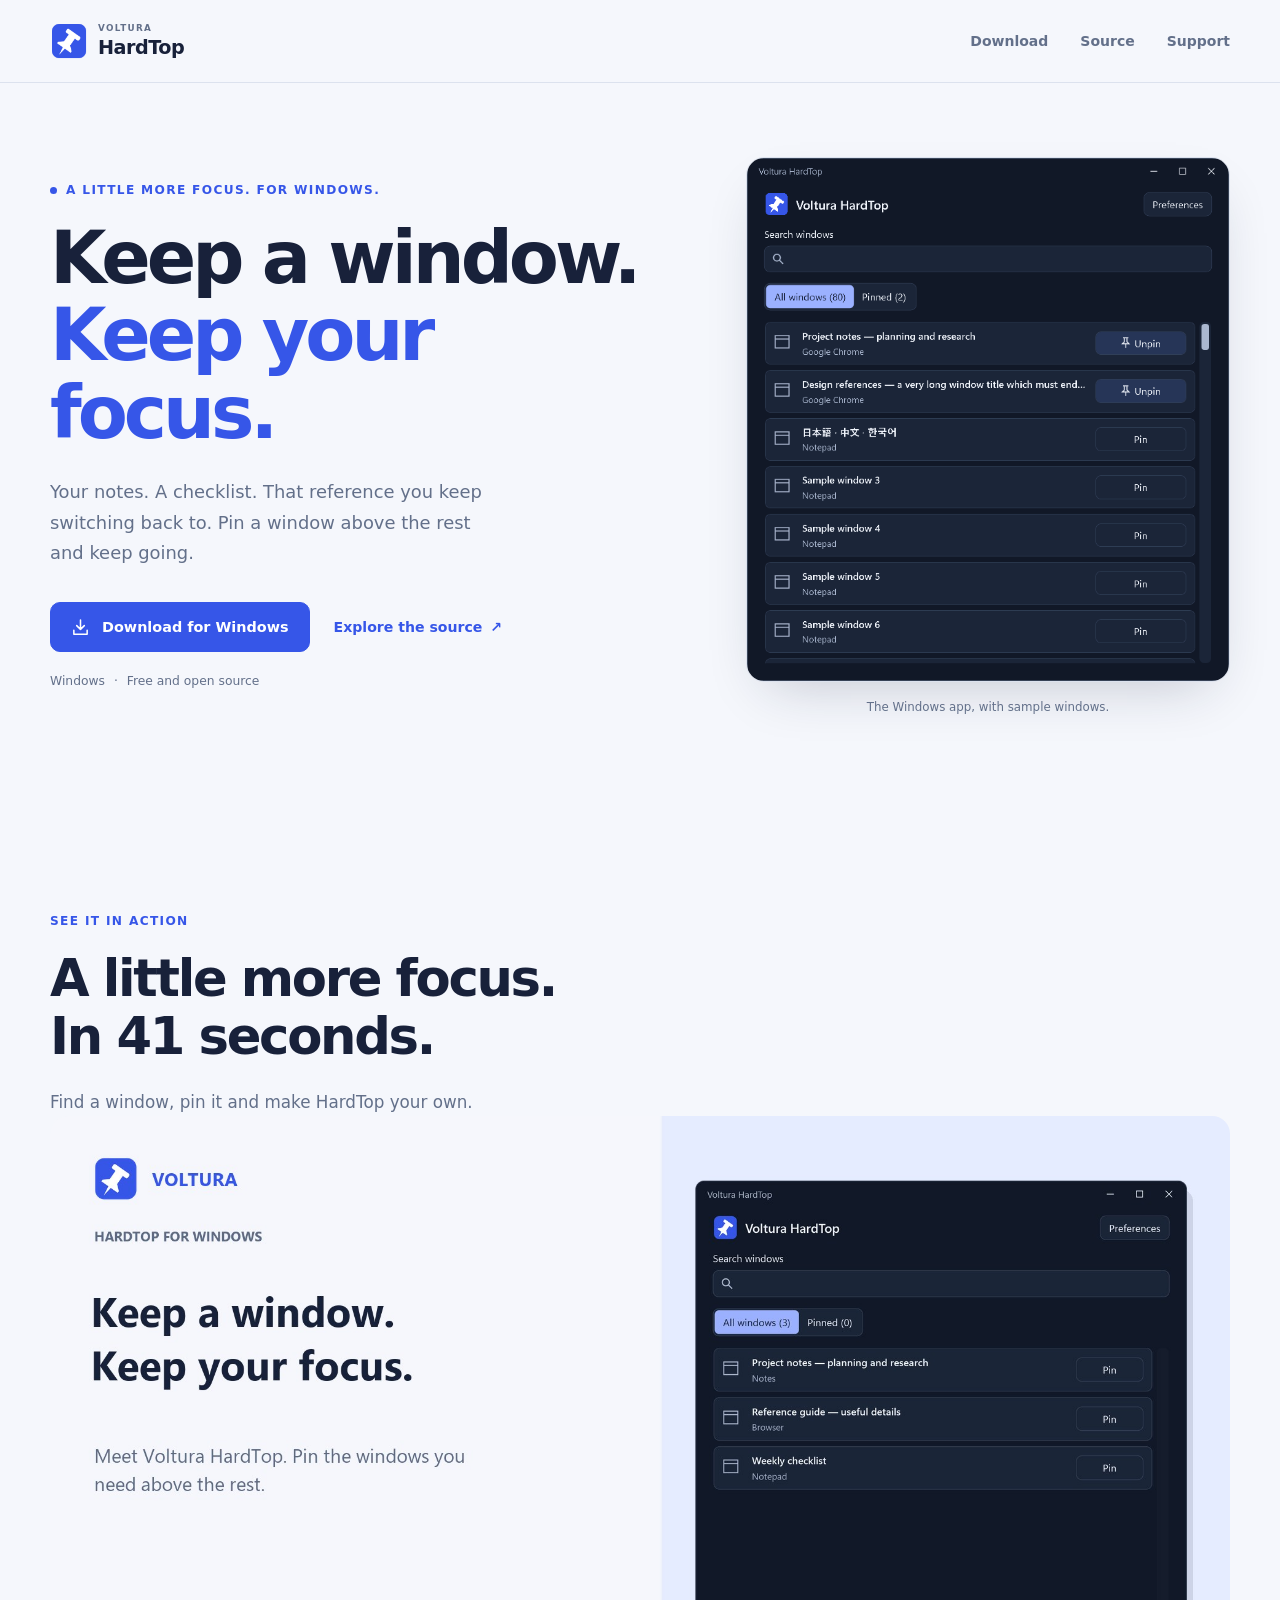
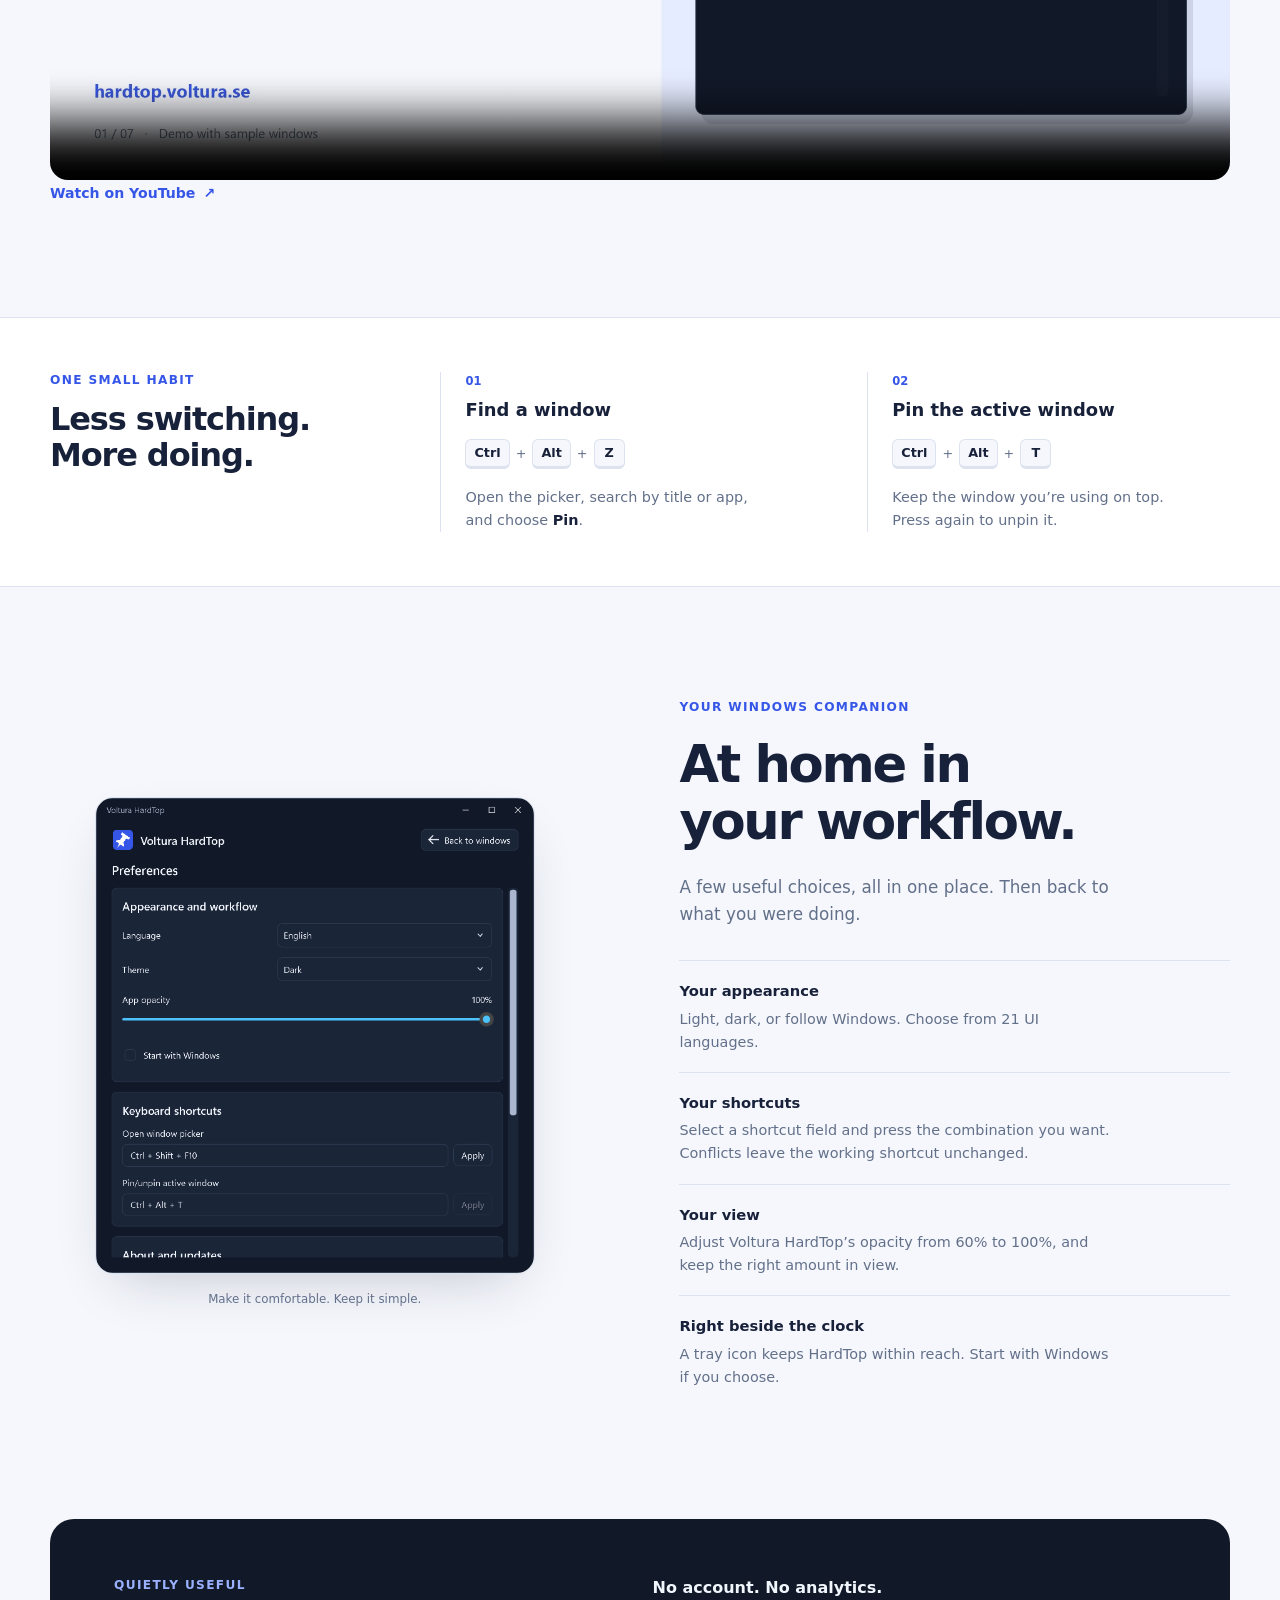
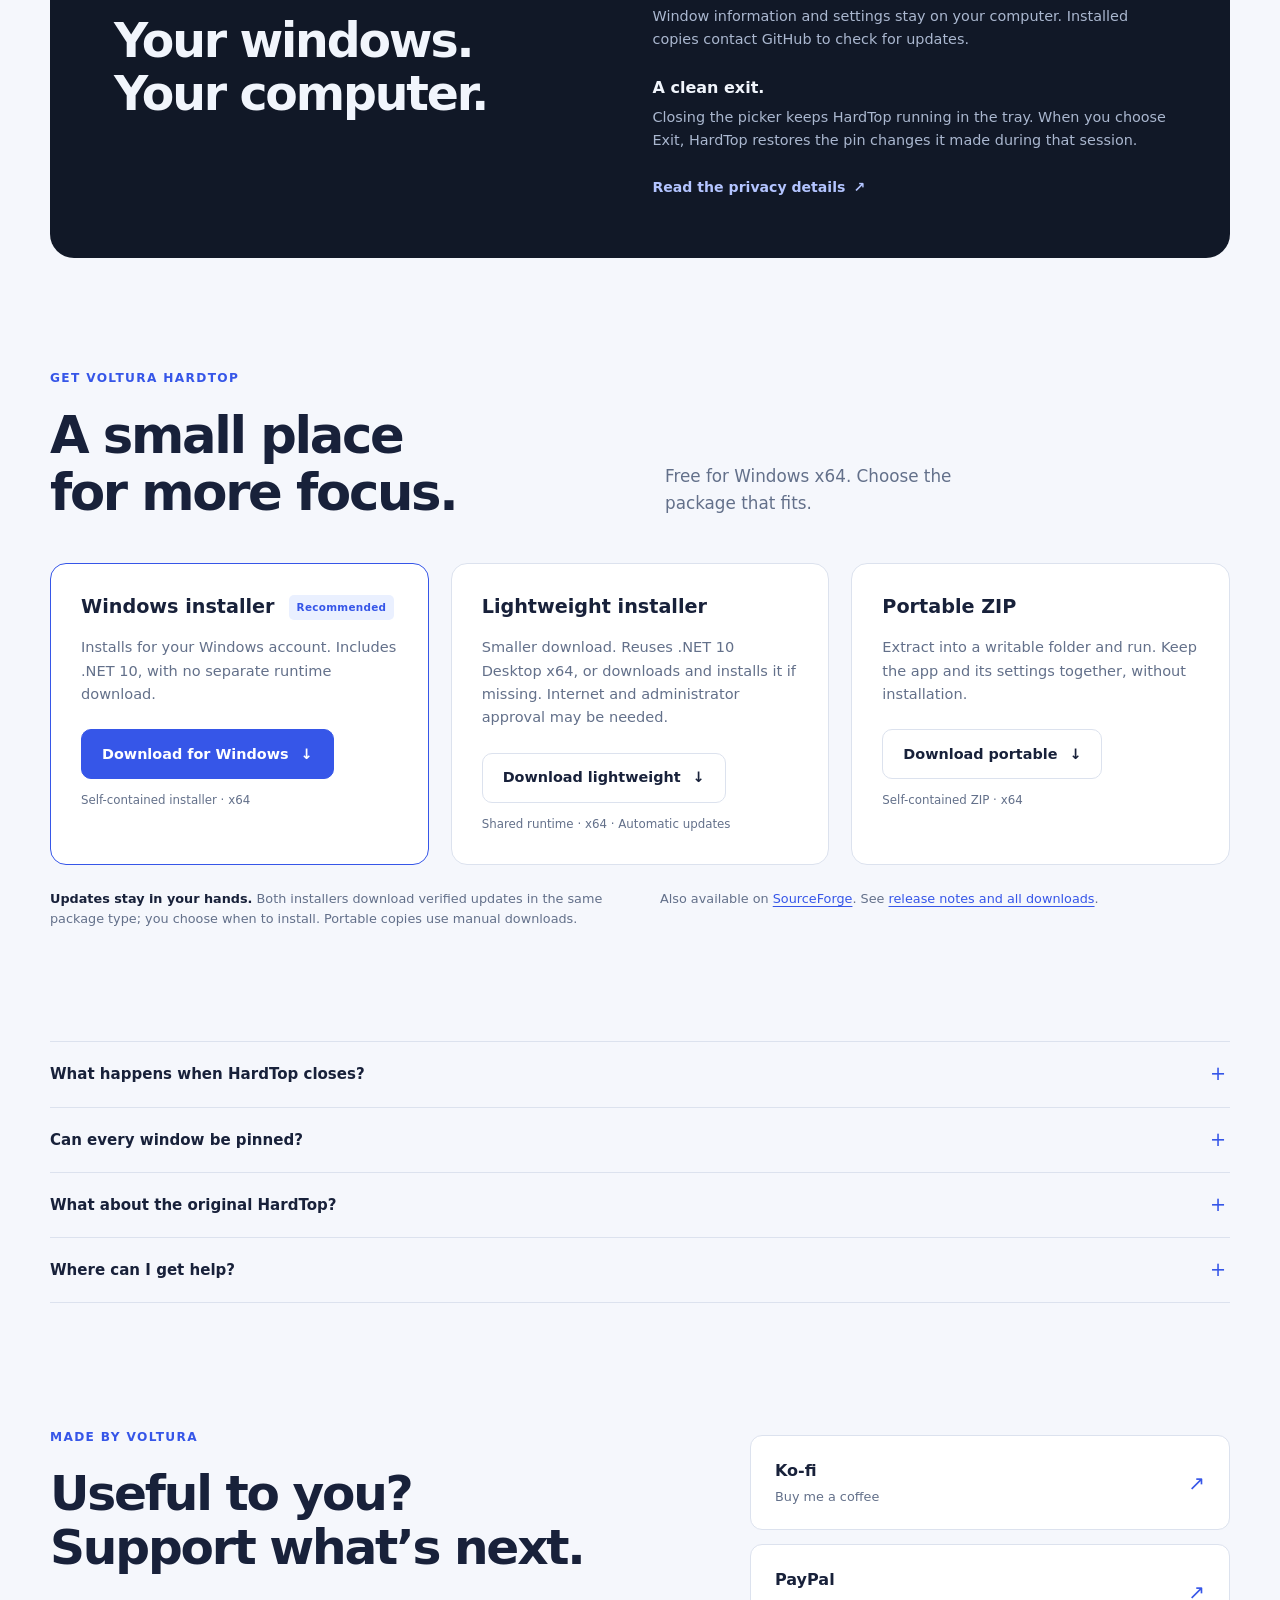
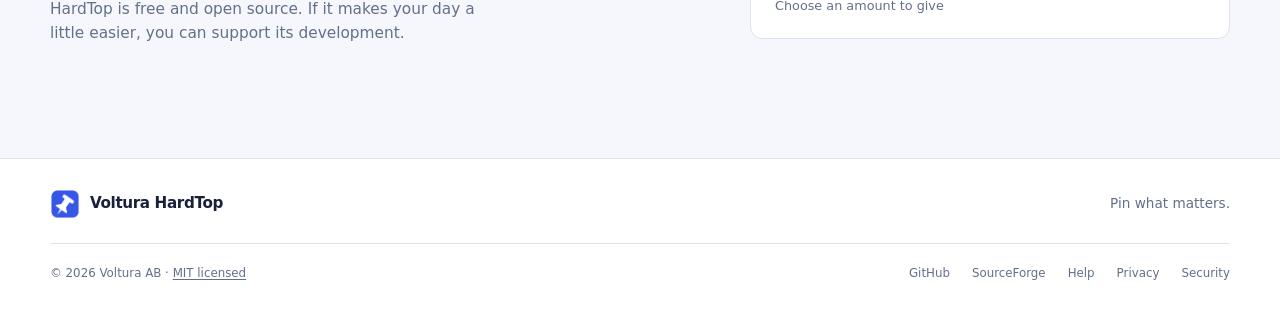
<file: index.html>
<!doctype html>
<html lang="en">
<head>
  <meta charset="utf-8">
  <meta name="viewport" content="width=device-width, initial-scale=1">
  <meta name="color-scheme" content="light">
  <meta name="theme-color" content="#3656E8">
  <title>Voltura HardTop — Keep a window. Keep your focus.</title>
  <meta name="description" content="Keep the windows you need above the rest. A free Windows companion with a searchable picker, configurable shortcuts, 21 languages, and verified updates.">
  <link rel="canonical" href="https://hardtop.voltura.se/">
  <meta property="og:type" content="website">
  <meta property="og:site_name" content="Voltura HardTop">
  <meta property="og:title" content="Voltura HardTop — Pin what matters.">
  <meta property="og:description" content="Keep the windows you need above the rest. Free for Windows. Open source.">
  <meta property="og:url" content="https://hardtop.voltura.se/">
  <meta property="og:image" content="https://hardtop.voltura.se/assets/social-v2.png">
  <meta property="og:image:width" content="2400">
  <meta property="og:image:height" content="1260">
  <meta property="og:image:alt" content="Voltura HardTop. Keep a window. Keep your focus. The window picker with sample windows.">
  <meta name="twitter:card" content="summary_large_image">
  <meta name="twitter:title" content="Voltura HardTop — Pin what matters.">
  <meta name="twitter:description" content="Keep the windows you need above the rest. Free for Windows. Open source.">
  <meta name="twitter:image" content="https://hardtop.voltura.se/assets/social-v2.png">
  <link rel="icon" href="favicon.ico" sizes="any">
  <link rel="icon" href="assets/icon.png" type="image/png">
  <link rel="stylesheet" href="style.css?v=20261104-demo">
</head>
<body>
  <a class="skip-link" href="#main">Skip to content</a>
  <header class="site-header">
    <div class="shell header-inner">
      <a class="brand" href="#" aria-label="Voltura HardTop home">
        <img src="assets/icon.png" alt="" width="38" height="38">
        <span><span class="brand-byline">VOLTURA</span><strong>HardTop</strong></span>
      </a>
      <nav class="header-links" aria-label="Main navigation">
        <a href="#download">Download</a>
        <a href="https://github.com/voltura/voltura-hardtop">Source</a>
        <a href="#support">Support</a>
      </nav>
    </div>
  </header>

  <main id="main">
    <section class="hero shell" aria-labelledby="hero-title">
      <div class="hero-copy">
        <p class="eyebrow"><span class="availability-dot" aria-hidden="true"></span>A little more focus. For Windows.</p>
        <h1 id="hero-title"><span>Keep a window.</span><span class="accent">Keep your focus.</span></h1>
        <p class="hero-intro">Your notes. A checklist. That reference you keep switching back to. Pin a window above the rest and keep going.</p>
        <div class="hero-actions">
          <a class="button button-primary" href="https://github.com/voltura/voltura-hardtop/releases/latest">
            <svg viewBox="0 0 20 20" aria-hidden="true"><path d="M10 2v10m-4-4 4 4 4-4M3 13v4h14v-4"/></svg>
            Download for Windows
          </a>
          <a class="text-link" href="https://github.com/voltura/voltura-hardtop">Explore the source <span aria-hidden="true">↗</span></a>
        </div>
        <p class="hero-meta">Windows <span aria-hidden="true">·</span> Free and open source</p>
      </div>
      <figure class="hero-visual">
        <a class="screenshot-link" href="assets/app.png" aria-label="View the HardTop window picker screenshot at full size">
          <picture><source type="image/webp" srcset="assets/app.webp 1x, assets/app@2x.webp 2x"><img class="app-screenshot" src="assets/app.png" width="700" height="760" alt="Voltura HardTop window picker with search, All and Pinned views, and window pin controls." fetchpriority="high" decoding="async"></picture>
        </a>
        <figcaption>The Windows app, with sample windows.</figcaption>
      </figure>
    </section>

    <section class="demo shell section-space" id="demo" aria-labelledby="demo-title">
      <p class="eyebrow">See it in action</p>
      <h2 id="demo-title">A little more focus.<br>In 41 seconds.</h2>
      <p class="section-intro">Find a window, pin it and make HardTop your own.</p>
      <video controls playsinline preload="none" poster="assets/demo-poster.jpg" width="1920" height="1080" aria-label="Voltura HardTop demonstration with sample windows">
        <source src="assets/demo.mp4" type="video/mp4">
        <track kind="captions" src="assets/demo.vtt" srclang="en" label="English" default>
        <p><a href="https://www.youtube.com/watch?v=2ecOkoOEgUc">Watch the HardTop demo on YouTube</a>.</p>
      </video>
      <p><a class="text-link" href="https://www.youtube.com/watch?v=2ecOkoOEgUc">Watch on YouTube <span aria-hidden="true">↗</span></a></p>
    </section>

    <section class="shortcut-section" aria-label="Everyday shortcuts">
      <div class="shell shortcut-layout">
        <div class="shortcut-intro"><p class="eyebrow">One small habit</p><h2>Less switching.<br>More doing.</h2></div>
        <div class="shortcut-item">
          <span class="shortcut-number" aria-hidden="true">01</span>
          <h3>Find a window</h3>
          <div class="key-combination" aria-label="Control plus Alt plus Z"><kbd>Ctrl</kbd><span>+</span><kbd>Alt</kbd><span>+</span><kbd>Z</kbd></div>
          <p>Open the picker, search by title or app, and choose <strong>Pin</strong>.</p>
        </div>
        <div class="shortcut-item">
          <span class="shortcut-number" aria-hidden="true">02</span>
          <h3>Pin the active window</h3>
          <div class="key-combination" aria-label="Control plus Alt plus T"><kbd>Ctrl</kbd><span>+</span><kbd>Alt</kbd><span>+</span><kbd>T</kbd></div>
          <p>Keep the window you’re using on top. Press again to unpin it.</p>
        </div>
      </div>
    </section>

    <section class="personalize shell section-space" aria-labelledby="personalize-title">
      <figure class="settings-visual">
        <a class="screenshot-link" href="assets/settings.png" aria-label="View the HardTop settings screenshot at full size">
          <picture><source type="image/webp" srcset="assets/settings.webp 1x, assets/settings@2x.webp 2x"><img class="settings-screenshot" src="assets/settings.png" width="700" height="760" alt="Voltura HardTop preferences showing its appearance and workflow controls." loading="lazy" decoding="async"></picture>
        </a>
        <figcaption>Make it comfortable. Keep it simple.</figcaption>
      </figure>
      <div class="personalize-copy">
        <p class="eyebrow">Your Windows companion</p>
        <h2 id="personalize-title">At home in<br>your workflow.</h2>
        <p class="section-intro">A few useful choices, all in one place. Then back to what you were doing.</p>
        <dl class="feature-list">
          <div><dt>Your appearance</dt><dd>Light, dark, or follow Windows. Choose from 21 UI languages.</dd></div>
          <div><dt>Your shortcuts</dt><dd>Select a shortcut field and press the combination you want. Conflicts leave the working shortcut unchanged.</dd></div>
          <div><dt>Your view</dt><dd>Adjust Voltura HardTop’s opacity from 60% to 100%, and keep the right amount in view.</dd></div>
          <div><dt>Right beside the clock</dt><dd>A tray icon keeps HardTop within reach. Start with Windows if you choose.</dd></div>
        </dl>
      </div>
    </section>

    <section class="principles shell" aria-labelledby="principles-title">
      <div class="principles-heading"><p class="eyebrow">Quietly useful</p><h2 id="principles-title">Your windows.<br>Your computer.</h2></div>
      <div class="principles-copy">
        <div><h3>No account. No analytics.</h3><p>Window information and settings stay on your computer. Installed copies contact GitHub to check for updates.</p></div>
        <div><h3>A clean exit.</h3><p>Closing the picker keeps HardTop running in the tray. When you choose Exit, HardTop restores the pin changes it made during that session.</p></div>
        <a class="text-link" href="https://github.com/voltura/voltura-hardtop/blob/main/PRIVACY.md">Read the privacy details <span aria-hidden="true">↗</span></a>
      </div>
    </section>

    <section class="download shell section-space" id="download" aria-labelledby="download-title">
      <div class="section-heading"><p class="eyebrow">Get Voltura HardTop</p><h2 id="download-title">A small place<br>for more focus.</h2><p>Free for Windows x64. Choose the package that fits.</p></div>
      <div class="packages">
        <article class="package package-recommended">
          <div class="package-heading"><h3>Windows installer</h3><span class="package-label">Recommended</span></div>
          <p>Installs for your Windows account. Includes .NET 10, with no separate runtime download.</p>
          <a class="button button-primary" href="https://github.com/voltura/voltura-hardtop/releases/latest">Download for Windows <span aria-hidden="true">↓</span></a>
          <p class="package-note">Self-contained installer · x64</p>
        </article>
        <article class="package">
          <div class="package-heading"><h3>Lightweight installer</h3></div>
          <p>Smaller download. Reuses .NET 10 Desktop x64, or downloads and installs it if missing. Internet and administrator approval may be needed.</p>
          <a class="button button-secondary" href="https://github.com/voltura/voltura-hardtop/releases/download/v1.0.3/VolturaHardTop-Setup-1.0.3-win-x64-lite.exe">Download lightweight <span aria-hidden="true">&#8595;</span></a>
          <p class="package-note">Shared runtime &#183; x64 &#183; Automatic updates</p>
        </article>
        <article class="package">
          <div class="package-heading"><h3>Portable ZIP</h3></div>
          <p>Extract into a writable folder and run. Keep the app and its settings together, without installation.</p>
          <a class="button button-secondary" href="https://github.com/voltura/voltura-hardtop/releases/download/v1.0.3/VolturaHardTop-1.0.3-win-x64.zip">Download portable <span aria-hidden="true">↓</span></a>
          <p class="package-note">Self-contained ZIP · x64</p>
        </article>
      </div>
      <div class="download-details">
        <p><strong>Updates stay in your hands.</strong> Both installers download verified updates in the same package type; you choose when to install. Portable copies use manual downloads.</p>
        <p>Also available on <a href="https://sourceforge.net/projects/voltura-hardtop/">SourceForge</a>. See <a href="https://github.com/voltura/voltura-hardtop/releases">release notes and all downloads</a>.</p>
      </div>
    </section>

    <section class="questions shell" aria-label="Good to know">
      <details><summary>What happens when HardTop closes?</summary><p>Closing the app window hides it to the tray. Choose Exit to restore HardTop’s own pin changes and stop the app. Pins are restored on graceful exit; they are not remembered across restarts, and restoration cannot be guaranteed after a crash.</p></details>
      <details><summary>Can every window be pinned?</summary><p>Some protected or elevated windows may require permissions HardTop does not have. HardTop runs without requesting administrator access.</p></details>
      <details><summary>What about the original HardTop?</summary><p>Voltura HardTop is a fresh application based on <a href="https://github.com/voltura/HardTop">the original HardTop</a>. The original repository, downloads, website, and settings remain unchanged. Avoid running both together with the same shortcut bindings.</p></details>
      <details><summary>Where can I get help?</summary><p>Start with the <a href="https://github.com/voltura/voltura-hardtop/blob/main/SUPPORT.md">support guide</a>, or <a href="https://github.com/voltura/voltura-hardtop/issues">report a problem on GitHub</a>. Redact personal window titles and paths from screenshots. For security concerns, use the <a href="https://github.com/voltura/voltura-hardtop/blob/main/SECURITY.md">private reporting instructions</a>.</p></details>
    </section>

    <section class="support shell section-space" id="support" aria-labelledby="support-title">
      <div><p class="eyebrow">Made by Voltura</p><h2 id="support-title">Useful to you?<br>Support what’s next.</h2><p>HardTop is free and open source. If it makes your day a little easier, you can support its development.</p></div>
      <div class="support-choices">
        <a href="https://ko-fi.com/G2G74W5F8"><span><strong>Ko-fi</strong><span>Buy me a coffee</span></span><span aria-hidden="true">↗</span></a>
        <a href="https://www.paypal.me/voltura"><span><strong>PayPal</strong><span>Choose an amount to give</span></span><span aria-hidden="true">↗</span></a>
      </div>
    </section>
  </main>

  <footer class="site-footer">
    <div class="shell footer-top"><a class="brand" href="https://voltura.se/"><img src="assets/icon.png" alt="" width="30" height="30"><span><strong>Voltura HardTop</strong></span></a><p>Pin what matters.</p></div>
    <div class="shell footer-bottom"><p>© 2026 Voltura AB · <a href="https://github.com/voltura/voltura-hardtop/blob/main/LICENSE">MIT licensed</a></p><nav aria-label="Project information"><a href="https://github.com/voltura/voltura-hardtop">GitHub</a><a href="https://sourceforge.net/projects/voltura-hardtop/">SourceForge</a><a href="https://github.com/voltura/voltura-hardtop/blob/main/SUPPORT.md">Help</a><a href="https://github.com/voltura/voltura-hardtop/blob/main/PRIVACY.md">Privacy</a><a href="https://github.com/voltura/voltura-hardtop/blob/main/SECURITY.md">Security</a></nav></div>
  </footer>
</body>
</html>
</file>
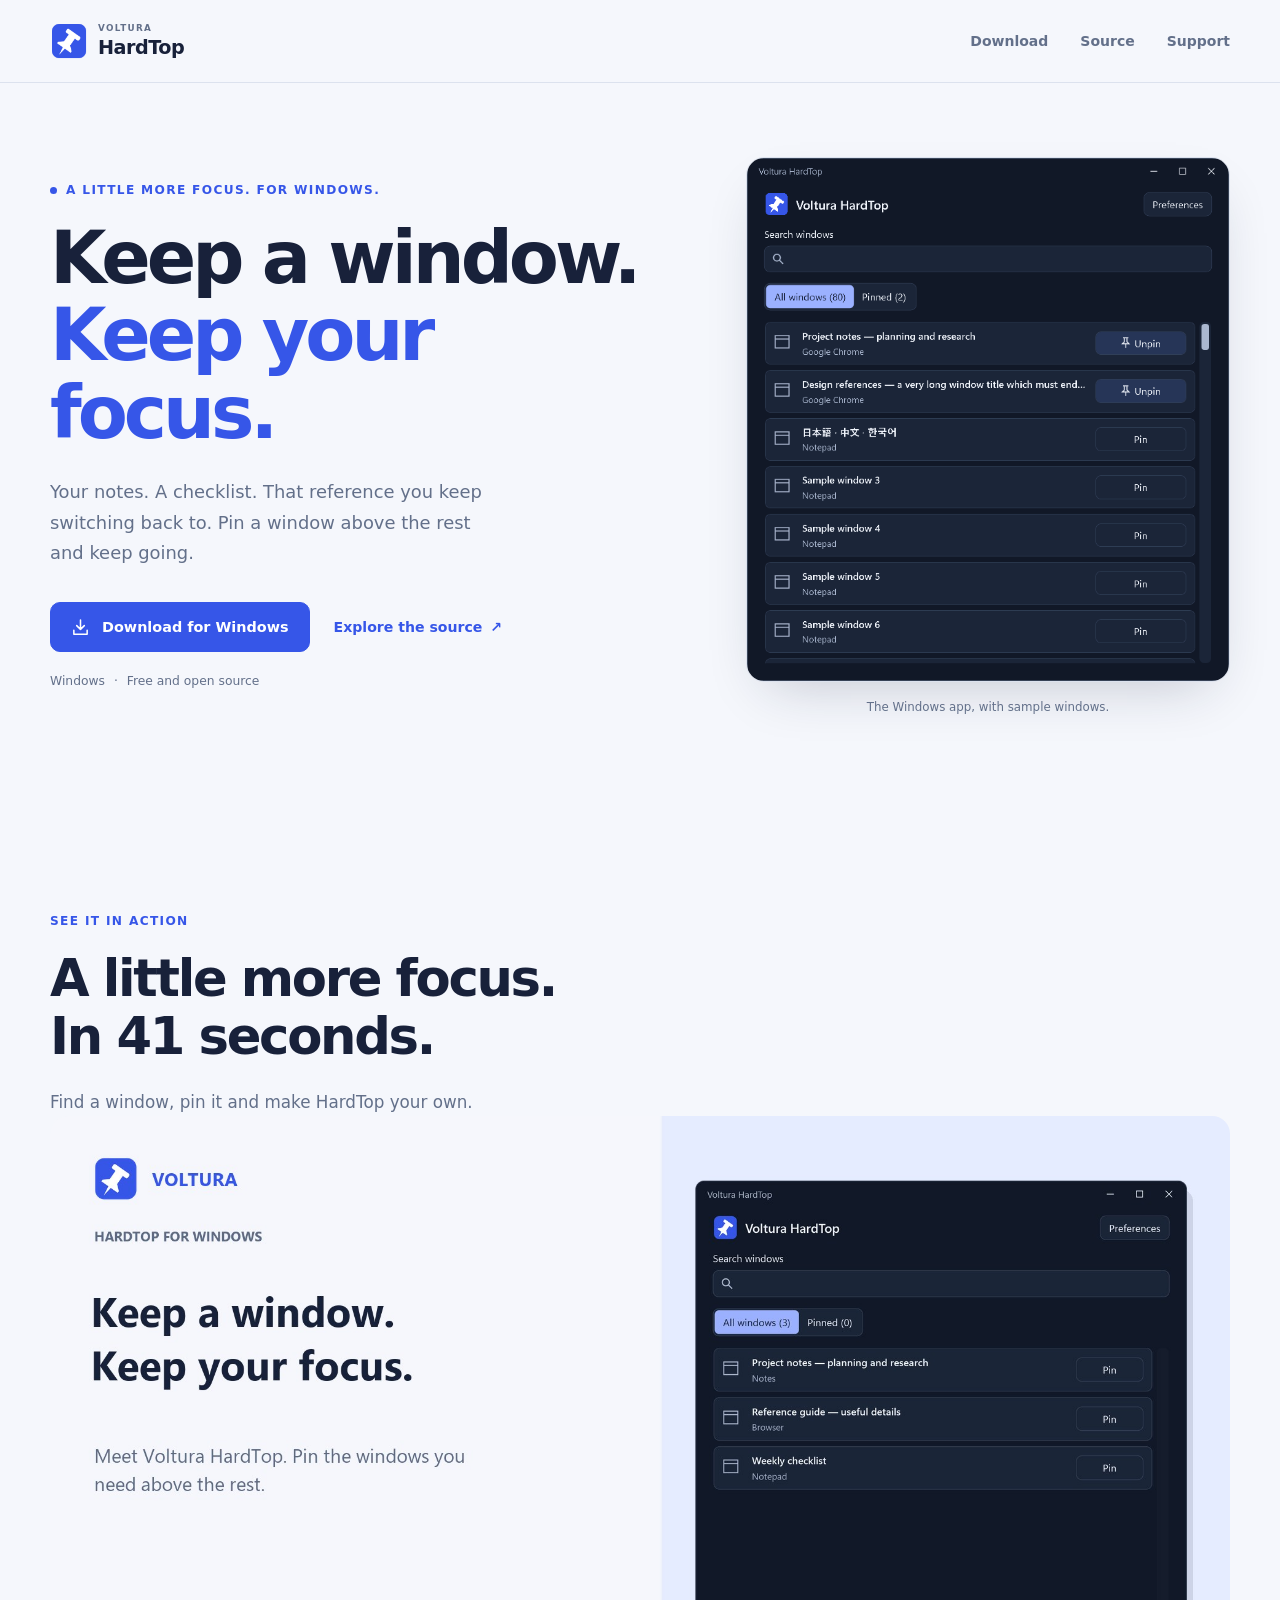
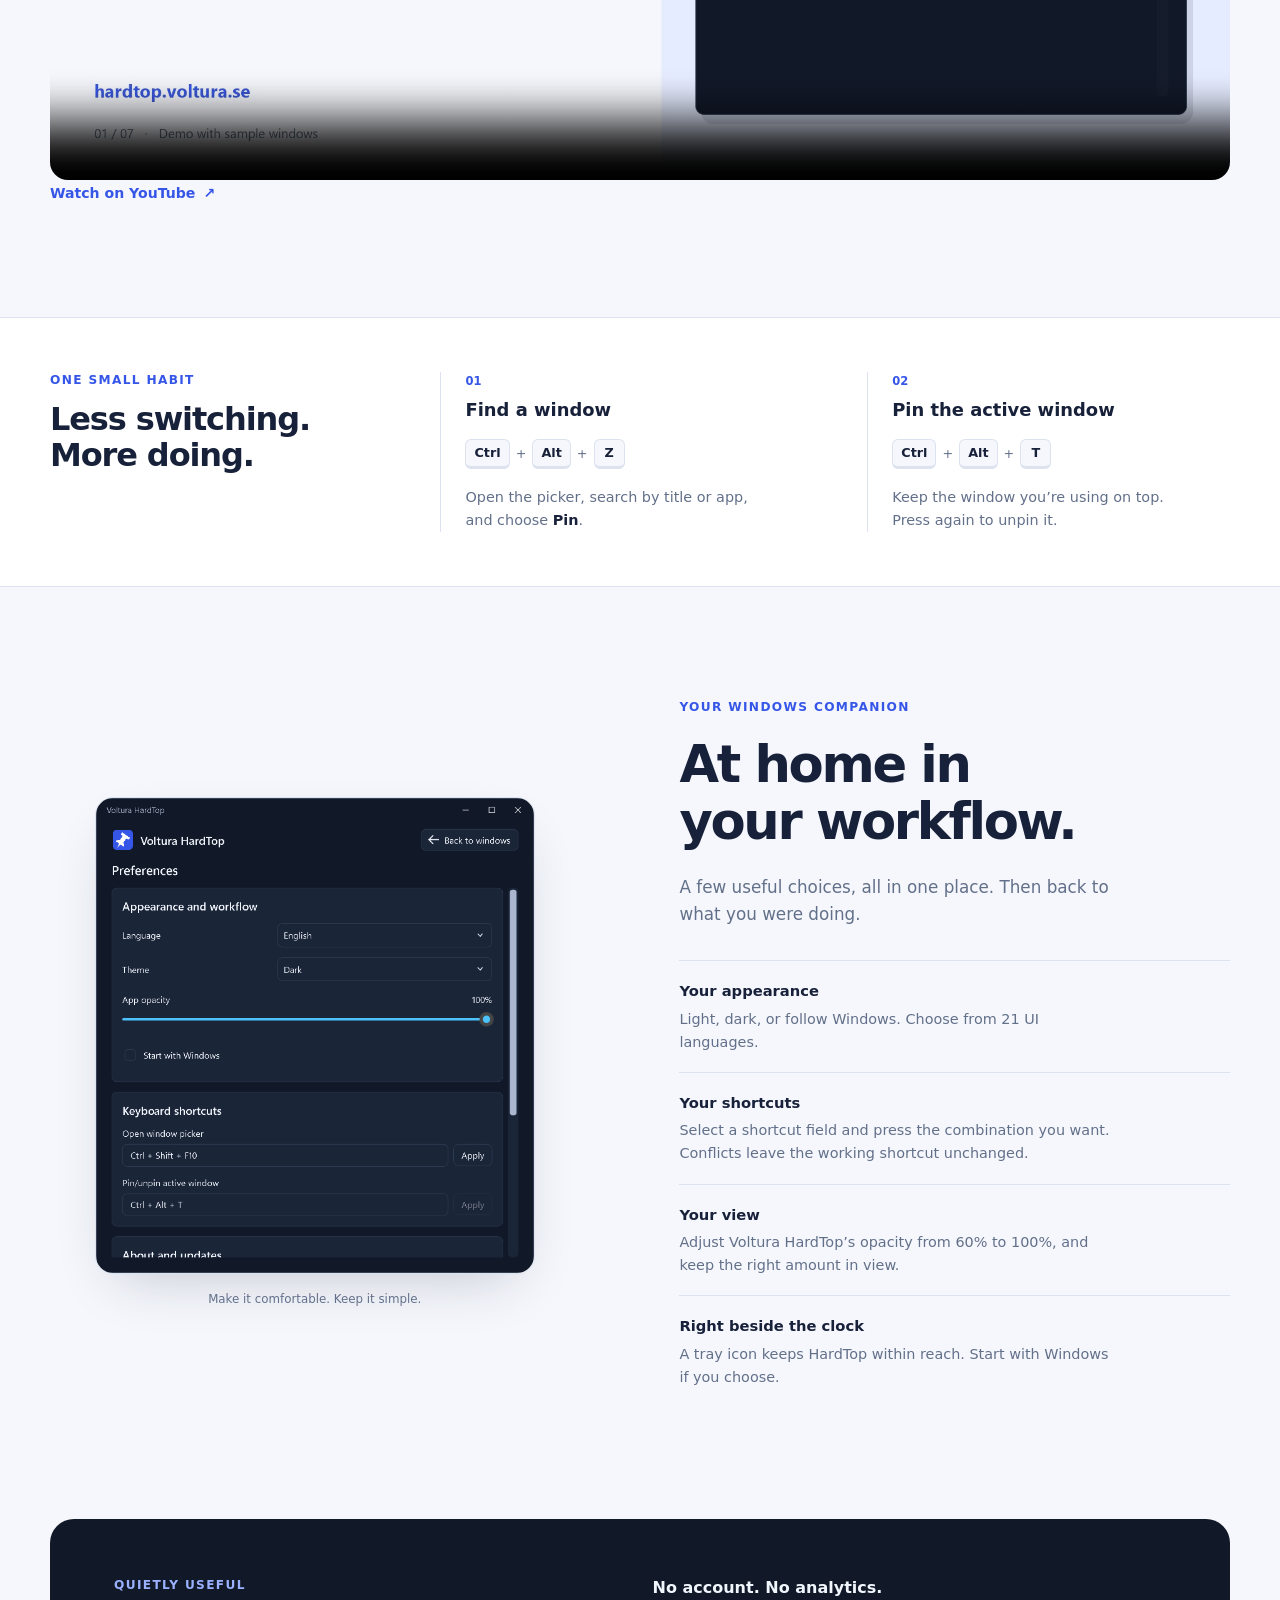
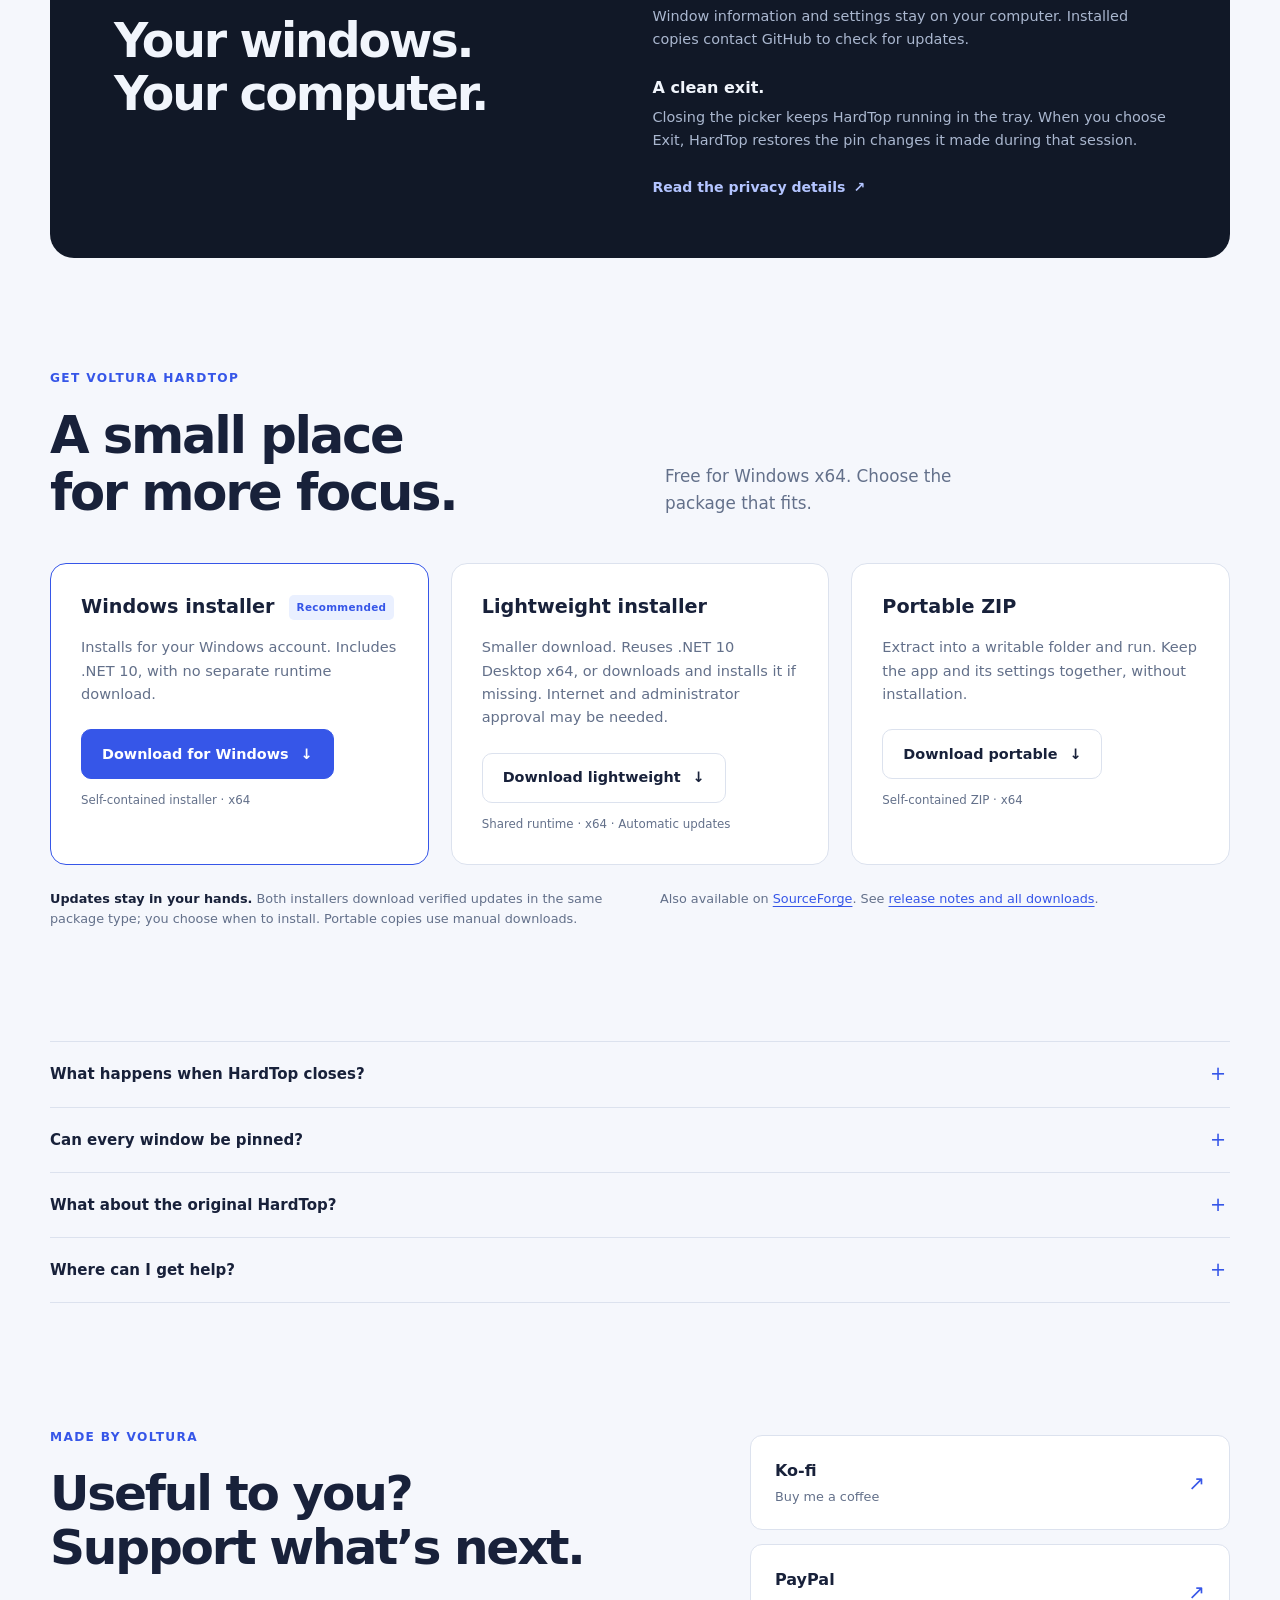
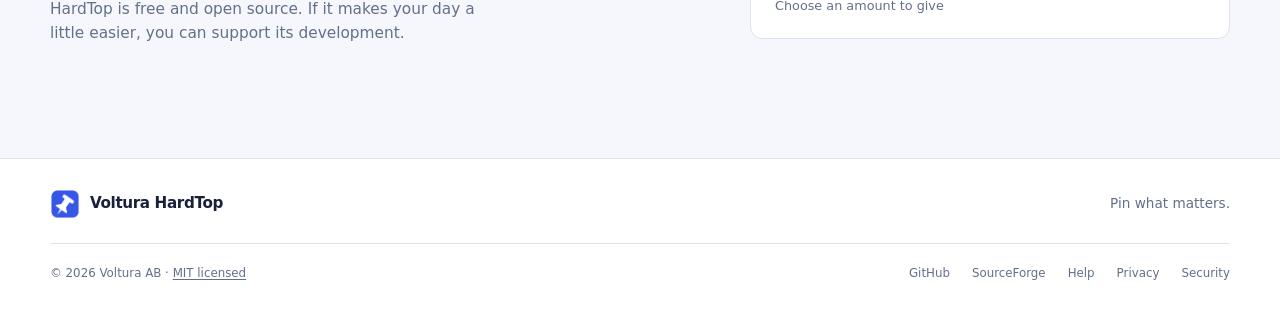
<file: site/index.html>
<!doctype html>
<html lang="en">
<head>
  <meta charset="utf-8">
  <meta name="viewport" content="width=device-width, initial-scale=1">
  <meta name="color-scheme" content="light">
  <meta name="theme-color" content="#3656E8">
  <title>Voltura HardTop — Keep a window. Keep your focus.</title>
  <meta name="description" content="Keep the windows you need above the rest. A free Windows companion with a searchable picker, configurable shortcuts, 21 languages, and verified updates.">
  <link rel="canonical" href="https://hardtop.voltura.se/">
  <meta property="og:type" content="website">
  <meta property="og:site_name" content="Voltura HardTop">
  <meta property="og:title" content="Voltura HardTop — Pin what matters.">
  <meta property="og:description" content="Keep the windows you need above the rest. Free for Windows. Open source.">
  <meta property="og:url" content="https://hardtop.voltura.se/">
  <meta property="og:image" content="https://hardtop.voltura.se/assets/social-v2.png">
  <meta property="og:image:width" content="2400">
  <meta property="og:image:height" content="1260">
  <meta property="og:image:alt" content="Voltura HardTop. Keep a window. Keep your focus. The window picker with sample windows.">
  <meta name="twitter:card" content="summary_large_image">
  <meta name="twitter:title" content="Voltura HardTop — Pin what matters.">
  <meta name="twitter:description" content="Keep the windows you need above the rest. Free for Windows. Open source.">
  <meta name="twitter:image" content="https://hardtop.voltura.se/assets/social-v2.png">
  <link rel="icon" href="favicon.ico" sizes="any">
  <link rel="icon" href="assets/icon.png" type="image/png">
  <link rel="stylesheet" href="style.css?v=20261104-demo">
</head>
<body>
  <a class="skip-link" href="#main">Skip to content</a>
  <header class="site-header">
    <div class="shell header-inner">
      <a class="brand" href="#" aria-label="Voltura HardTop home">
        <img src="assets/icon.png" alt="" width="38" height="38">
        <span><span class="brand-byline">VOLTURA</span><strong>HardTop</strong></span>
      </a>
      <nav class="header-links" aria-label="Main navigation">
        <a href="#download">Download</a>
        <a href="https://github.com/voltura/voltura-hardtop">Source</a>
        <a href="#support">Support</a>
      </nav>
    </div>
  </header>

  <main id="main">
    <section class="hero shell" aria-labelledby="hero-title">
      <div class="hero-copy">
        <p class="eyebrow"><span class="availability-dot" aria-hidden="true"></span>A little more focus. For Windows.</p>
        <h1 id="hero-title"><span>Keep a window.</span><span class="accent">Keep your focus.</span></h1>
        <p class="hero-intro">Your notes. A checklist. That reference you keep switching back to. Pin a window above the rest and keep going.</p>
        <div class="hero-actions">
          <a class="button button-primary" href="https://github.com/voltura/voltura-hardtop/releases/latest">
            <svg viewBox="0 0 20 20" aria-hidden="true"><path d="M10 2v10m-4-4 4 4 4-4M3 13v4h14v-4"/></svg>
            Download for Windows
          </a>
          <a class="text-link" href="https://github.com/voltura/voltura-hardtop">Explore the source <span aria-hidden="true">↗</span></a>
        </div>
        <p class="hero-meta">Windows <span aria-hidden="true">·</span> Free and open source</p>
      </div>
      <figure class="hero-visual">
        <a class="screenshot-link" href="assets/app.png" aria-label="View the HardTop window picker screenshot at full size">
          <picture><source type="image/webp" srcset="assets/app.webp 1x, assets/app@2x.webp 2x"><img class="app-screenshot" src="assets/app.png" width="700" height="760" alt="Voltura HardTop window picker with search, All and Pinned views, and window pin controls." fetchpriority="high" decoding="async"></picture>
        </a>
        <figcaption>The Windows app, with sample windows.</figcaption>
      </figure>
    </section>

    <section class="demo shell section-space" id="demo" aria-labelledby="demo-title">
      <p class="eyebrow">See it in action</p>
      <h2 id="demo-title">A little more focus.<br>In 41 seconds.</h2>
      <p class="section-intro">Find a window, pin it and make HardTop your own.</p>
      <video controls playsinline preload="none" poster="assets/demo-poster.jpg" width="1920" height="1080" aria-label="Voltura HardTop demonstration with sample windows">
        <source src="assets/demo.mp4" type="video/mp4">
        <track kind="captions" src="assets/demo.vtt" srclang="en" label="English" default>
        <p><a href="https://www.youtube.com/watch?v=2ecOkoOEgUc">Watch the HardTop demo on YouTube</a>.</p>
      </video>
      <p><a class="text-link" href="https://www.youtube.com/watch?v=2ecOkoOEgUc">Watch on YouTube <span aria-hidden="true">↗</span></a></p>
    </section>

    <section class="shortcut-section" aria-label="Everyday shortcuts">
      <div class="shell shortcut-layout">
        <div class="shortcut-intro"><p class="eyebrow">One small habit</p><h2>Less switching.<br>More doing.</h2></div>
        <div class="shortcut-item">
          <span class="shortcut-number" aria-hidden="true">01</span>
          <h3>Find a window</h3>
          <div class="key-combination" aria-label="Control plus Alt plus Z"><kbd>Ctrl</kbd><span>+</span><kbd>Alt</kbd><span>+</span><kbd>Z</kbd></div>
          <p>Open the picker, search by title or app, and choose <strong>Pin</strong>.</p>
        </div>
        <div class="shortcut-item">
          <span class="shortcut-number" aria-hidden="true">02</span>
          <h3>Pin the active window</h3>
          <div class="key-combination" aria-label="Control plus Alt plus T"><kbd>Ctrl</kbd><span>+</span><kbd>Alt</kbd><span>+</span><kbd>T</kbd></div>
          <p>Keep the window you’re using on top. Press again to unpin it.</p>
        </div>
      </div>
    </section>

    <section class="personalize shell section-space" aria-labelledby="personalize-title">
      <figure class="settings-visual">
        <a class="screenshot-link" href="assets/settings.png" aria-label="View the HardTop settings screenshot at full size">
          <picture><source type="image/webp" srcset="assets/settings.webp 1x, assets/settings@2x.webp 2x"><img class="settings-screenshot" src="assets/settings.png" width="700" height="760" alt="Voltura HardTop preferences showing its appearance and workflow controls." loading="lazy" decoding="async"></picture>
        </a>
        <figcaption>Make it comfortable. Keep it simple.</figcaption>
      </figure>
      <div class="personalize-copy">
        <p class="eyebrow">Your Windows companion</p>
        <h2 id="personalize-title">At home in<br>your workflow.</h2>
        <p class="section-intro">A few useful choices, all in one place. Then back to what you were doing.</p>
        <dl class="feature-list">
          <div><dt>Your appearance</dt><dd>Light, dark, or follow Windows. Choose from 21 UI languages.</dd></div>
          <div><dt>Your shortcuts</dt><dd>Select a shortcut field and press the combination you want. Conflicts leave the working shortcut unchanged.</dd></div>
          <div><dt>Your view</dt><dd>Adjust Voltura HardTop’s opacity from 60% to 100%, and keep the right amount in view.</dd></div>
          <div><dt>Right beside the clock</dt><dd>A tray icon keeps HardTop within reach. Start with Windows if you choose.</dd></div>
        </dl>
      </div>
    </section>

    <section class="principles shell" aria-labelledby="principles-title">
      <div class="principles-heading"><p class="eyebrow">Quietly useful</p><h2 id="principles-title">Your windows.<br>Your computer.</h2></div>
      <div class="principles-copy">
        <div><h3>No account. No analytics.</h3><p>Window information and settings stay on your computer. Installed copies contact GitHub to check for updates.</p></div>
        <div><h3>A clean exit.</h3><p>Closing the picker keeps HardTop running in the tray. When you choose Exit, HardTop restores the pin changes it made during that session.</p></div>
        <a class="text-link" href="https://github.com/voltura/voltura-hardtop/blob/main/PRIVACY.md">Read the privacy details <span aria-hidden="true">↗</span></a>
      </div>
    </section>

    <section class="download shell section-space" id="download" aria-labelledby="download-title">
      <div class="section-heading"><p class="eyebrow">Get Voltura HardTop</p><h2 id="download-title">A small place<br>for more focus.</h2><p>Free for Windows x64. Choose the package that fits.</p></div>
      <div class="packages">
        <article class="package package-recommended">
          <div class="package-heading"><h3>Windows installer</h3><span class="package-label">Recommended</span></div>
          <p>Installs for your Windows account. Includes .NET 10, with no separate runtime download.</p>
          <a class="button button-primary" href="https://github.com/voltura/voltura-hardtop/releases/latest">Download for Windows <span aria-hidden="true">↓</span></a>
          <p class="package-note">Self-contained installer · x64</p>
        </article>
        <article class="package">
          <div class="package-heading"><h3>Lightweight installer</h3></div>
          <p>Smaller download. Reuses .NET 10 Desktop x64, or downloads and installs it if missing. Internet and administrator approval may be needed.</p>
          <a class="button button-secondary" href="https://github.com/voltura/voltura-hardtop/releases/download/v1.0.3/VolturaHardTop-Setup-1.0.3-win-x64-lite.exe">Download lightweight <span aria-hidden="true">&#8595;</span></a>
          <p class="package-note">Shared runtime &#183; x64 &#183; Automatic updates</p>
        </article>
        <article class="package">
          <div class="package-heading"><h3>Portable ZIP</h3></div>
          <p>Extract into a writable folder and run. Keep the app and its settings together, without installation.</p>
          <a class="button button-secondary" href="https://github.com/voltura/voltura-hardtop/releases/download/v1.0.3/VolturaHardTop-1.0.3-win-x64.zip">Download portable <span aria-hidden="true">↓</span></a>
          <p class="package-note">Self-contained ZIP · x64</p>
        </article>
      </div>
      <div class="download-details">
        <p><strong>Updates stay in your hands.</strong> Both installers download verified updates in the same package type; you choose when to install. Portable copies use manual downloads.</p>
        <p>Also available on <a href="https://sourceforge.net/projects/voltura-hardtop/">SourceForge</a>. See <a href="https://github.com/voltura/voltura-hardtop/releases">release notes and all downloads</a>.</p>
      </div>
    </section>

    <section class="questions shell" aria-label="Good to know">
      <details><summary>What happens when HardTop closes?</summary><p>Closing the app window hides it to the tray. Choose Exit to restore HardTop’s own pin changes and stop the app. Pins are restored on graceful exit; they are not remembered across restarts, and restoration cannot be guaranteed after a crash.</p></details>
      <details><summary>Can every window be pinned?</summary><p>Some protected or elevated windows may require permissions HardTop does not have. HardTop runs without requesting administrator access.</p></details>
      <details><summary>What about the original HardTop?</summary><p>Voltura HardTop is a fresh application based on <a href="https://github.com/voltura/HardTop">the original HardTop</a>. The original repository, downloads, website, and settings remain unchanged. Avoid running both together with the same shortcut bindings.</p></details>
      <details><summary>Where can I get help?</summary><p>Start with the <a href="https://github.com/voltura/voltura-hardtop/blob/main/SUPPORT.md">support guide</a>, or <a href="https://github.com/voltura/voltura-hardtop/issues">report a problem on GitHub</a>. Redact personal window titles and paths from screenshots. For security concerns, use the <a href="https://github.com/voltura/voltura-hardtop/blob/main/SECURITY.md">private reporting instructions</a>.</p></details>
    </section>

    <section class="support shell section-space" id="support" aria-labelledby="support-title">
      <div><p class="eyebrow">Made by Voltura</p><h2 id="support-title">Useful to you?<br>Support what’s next.</h2><p>HardTop is free and open source. If it makes your day a little easier, you can support its development.</p></div>
      <div class="support-choices">
        <a href="https://ko-fi.com/G2G74W5F8"><span><strong>Ko-fi</strong><span>Buy me a coffee</span></span><span aria-hidden="true">↗</span></a>
        <a href="https://www.paypal.me/voltura"><span><strong>PayPal</strong><span>Choose an amount to give</span></span><span aria-hidden="true">↗</span></a>
      </div>
    </section>
  </main>

  <footer class="site-footer">
    <div class="shell footer-top"><a class="brand" href="https://voltura.se/"><img src="assets/icon.png" alt="" width="30" height="30"><span><strong>Voltura HardTop</strong></span></a><p>Pin what matters.</p></div>
    <div class="shell footer-bottom"><p>© 2026 Voltura AB · <a href="https://github.com/voltura/voltura-hardtop/blob/main/LICENSE">MIT licensed</a></p><nav aria-label="Project information"><a href="https://github.com/voltura/voltura-hardtop">GitHub</a><a href="https://sourceforge.net/projects/voltura-hardtop/">SourceForge</a><a href="https://github.com/voltura/voltura-hardtop/blob/main/SUPPORT.md">Help</a><a href="https://github.com/voltura/voltura-hardtop/blob/main/PRIVACY.md">Privacy</a><a href="https://github.com/voltura/voltura-hardtop/blob/main/SECURITY.md">Security</a></nav></div>
  </footer>
</body>
</html>
</file>
<file: style.css>
:root {
  color-scheme: light;
  --paper: #f5f7fc;
  --surface: #fff;
  --ink: #18213a;
  --muted: #63708a;
  --line: #dce2ee;
  --blue: #3656e8;
  --blue-hover: #2543c9;
  --blue-soft: #eaf0ff;
  --dark: #111827;
  font-family: "Segoe UI Variable Text", "Segoe UI", system-ui, sans-serif;
  font-size: 16px;
  line-height: 1.6;
  color: var(--ink);
  background: var(--paper);
  font-synthesis: none;
  text-rendering: optimizeLegibility;
  -webkit-font-smoothing: antialiased;
}
* { box-sizing: border-box; }
html { scroll-behavior: smooth; scroll-padding-top: 28px; }
body { margin: 0; }
a { color: var(--blue); text-underline-offset: .2em; }
a:hover { color: var(--blue-hover); }
a:focus-visible, summary:focus-visible { outline: 3px solid var(--blue); outline-offset: 5px; border-radius: 4px; }
img { max-width: 100%; height: auto; vertical-align: middle; }
h1, h2, h3, p, figure { margin: 0; }
h1, h2, h3 { text-wrap: balance; }
h2 { font-size: clamp(2rem, 4vw, 3.5rem); line-height: 1.12; letter-spacing: -.045em; font-weight: 650; }
h3 { font-size: 1.12rem; line-height: 1.35; font-weight: 650; }
.shell { width: min(1180px, calc(100% - 64px)); margin-inline: auto; }
.section-space { padding-block: 112px; }
.eyebrow { color: var(--blue); font-size: .76rem; line-height: 1.4; font-weight: 700; letter-spacing: .11em; text-transform: uppercase; margin-bottom: 20px; }
.accent { color: var(--blue); }
.skip-link { position: fixed; z-index: 10; left: 18px; top: 12px; padding: 10px 16px; background: var(--surface); border: 2px solid var(--blue); border-radius: 8px; transform: translateY(-180%); }
.skip-link:focus { transform: translateY(0); }
.site-header { border-bottom: 1px solid var(--line); }
.header-inner { display: flex; justify-content: space-between; align-items: center; gap: 28px; padding-block: 22px; }
.brand { display: inline-flex; align-items: center; gap: 10px; text-decoration: none; color: var(--ink); line-height: 1.1; flex-shrink: 0; }
.brand:hover { color: var(--ink); }
.brand img { flex: 0 0 auto; }
.brand strong { display: block; font-size: 1.2rem; font-weight: 700; letter-spacing: -.025em; }
.brand-byline { display: block; margin-bottom: 4px; color: var(--muted); font-size: .55rem; letter-spacing: .15em; font-weight: 750; }
.header-links { display: flex; gap: 32px; }
.header-links a { font-size: .875rem; font-weight: 600; color: var(--muted); text-decoration: none; }
.header-links a:hover { color: var(--blue); }
.hero { display: grid; grid-template-columns: 1.12fr 1fr; gap: 68px; align-items: center; padding-block: 74px 84px; }
.hero-copy { min-width: 0; }
.hero .eyebrow { display: flex; align-items: center; gap: 9px; }
.availability-dot { width: 7px; height: 7px; background: var(--blue); border-radius: 50%; flex-shrink: 0; }
h1 { font-size: clamp(2.65rem, 5.7vw, 5.25rem); line-height: 1.06; letter-spacing: -.055em; font-weight: 680; }
h1 span { display: block; }
.hero-intro { max-width: 440px; font-size: 1.12rem; color: var(--muted); line-height: 1.7; margin-top: 26px; }
.hero-actions { display: flex; flex-wrap: wrap; gap: 18px 24px; align-items: center; margin-top: 34px; }
.button { display: inline-flex; align-items: center; justify-content: center; gap: 12px; min-height: 50px; padding: 12px 20px; font-size: .9rem; font-weight: 650; line-height: 1.45; text-align: center; text-decoration: none; border: 1px solid transparent; border-radius: 10px; transition: background-color 150ms ease, border-color 150ms ease; }
.button svg { width: 19px; height: 19px; fill: none; stroke: currentColor; stroke-width: 1.6; stroke-linecap: round; stroke-linejoin: round; flex-shrink: 0; }
.button-primary { background: var(--blue); color: #fff; border-color: var(--blue); }
.button-primary:hover { background: var(--blue-hover); color: #fff; border-color: var(--blue-hover); }
.button-secondary { background: var(--surface); color: var(--ink); border-color: var(--line); }
.button-secondary:hover { color: var(--blue); border-color: var(--blue); }
.text-link { display: inline-flex; align-items: center; gap: 8px; font-size: .88rem; font-weight: 600; text-decoration: none; }
.hero-meta { max-width: 440px; margin-top: 20px; font-size: .77rem; color: var(--muted); }
.hero-meta span { padding-inline: 5px; }
.hero-visual { justify-self: end; width: 100%; max-width: 484px; }
.screenshot-link { display: block; border-radius: 18px; text-decoration: none; }
.app-screenshot, .settings-screenshot { display: block; width: 100%; border: 1px solid var(--line); border-radius: 18px; background: var(--surface); box-shadow: 0 22px 54px -22px rgb(24 33 58 / 24%); }
figcaption { margin-top: 16px; color: var(--muted); font-size: .74rem; text-align: center; }
.shortcut-section { border-top: 1px solid var(--line); border-bottom: 1px solid var(--line); background: var(--surface); }
.shortcut-layout { display: grid; grid-template-columns: .9fr 1fr 1fr; column-gap: 64px; padding-block: 54px; }
.shortcut-intro .eyebrow { margin-bottom: 13px; }
.shortcut-intro h2 { font-size: 2rem; letter-spacing: -.035em; }
.shortcut-item { padding-left: 24px; border-left: 1px solid var(--line); }
.shortcut-number { display: block; margin-bottom: 7px; color: var(--blue); font-size: .72rem; font-weight: 700; }
.shortcut-item p { color: var(--muted); font-size: .9rem; max-width: 290px; }
.shortcut-item strong { color: var(--ink); font-weight: 600; }
.key-combination { display: flex; align-items: center; gap: 6px; margin-block: 17px; }
.key-combination > span { color: var(--muted); font-size: .8rem; }
kbd { display: inline-flex; justify-content: center; min-width: 31px; padding: 4px 8px; border: 1px solid var(--line); border-bottom-width: 3px; border-radius: 6px; font: 600 .8rem/1.4 "Segoe UI", system-ui, sans-serif; color: var(--ink); background: var(--paper); }
.personalize { display: grid; grid-template-columns: 1fr 1.04fr; align-items: center; gap: 100px; }
.settings-visual { width: 100%; max-width: 440px; justify-self: center; }
.personalize-copy { min-width: 0; }
.section-intro { color: var(--muted); font-size: 1.05rem; margin-top: 24px; max-width: 440px; }
.feature-list { margin: 32px 0 0; }
.feature-list > div { padding: 18px 0; border-top: 1px solid var(--line); }
.feature-list dt { font-size: .92rem; font-weight: 650; margin-bottom: 5px; }
.feature-list dd { margin: 0; color: var(--muted); font-size: .9rem; max-width: 440px; }
.principles { display: grid; grid-template-columns: 1fr 1.12fr; gap: 80px; background: var(--dark); color: #f1f5fc; border-radius: 24px; padding: 58px 64px; }
.principles .eyebrow { color: #9bb1ff; }
.principles h2 { font-size: clamp(2rem, 3.7vw, 3rem); }
.principles-copy > div + div { margin-top: 26px; }
.principles-copy h3 { color: #f1f5fc; font-size: 1rem; margin-bottom: 7px; }
.principles-copy p { font-size: .9rem; color: #aab7cf; }
.principles .text-link { margin-top: 24px; color: #b3c4ff; }
.principles .text-link:hover { color: #fff; }
.download { scroll-margin-top: 26px; }
.section-heading { display: grid; grid-template-columns: 1fr 1fr; column-gap: 50px; align-items: end; }
.section-heading .eyebrow { grid-column: 1 / -1; }
.section-heading > p:last-child { color: var(--muted); padding-bottom: 5px; max-width: 340px; font-size: 1.05rem; }
.packages { display: grid; grid-template-columns: repeat(3, minmax(0, 1fr)); gap: 22px; margin-top: 42px; }
.package { border: 1px solid var(--line); border-radius: 16px; padding: 30px; background: var(--surface); }
.package-recommended { border-color: var(--blue); }
.package-heading { display: flex; gap: 14px; align-items: center; flex-wrap: wrap; margin-bottom: 15px; }
.package-heading h3 { font-size: 1.2rem; }
.package-label { font-size: .65rem; font-weight: 700; letter-spacing: .03em; color: var(--blue); background: var(--blue-soft); padding: 4px 8px; border-radius: 5px; }
.package > p { color: var(--muted); font-size: .91rem; max-width: 440px; }
.package .button { margin-top: 24px; }
.package .package-note { font-size: .74rem; margin-top: 12px; }
.download-details { display: grid; grid-template-columns: 1fr 1fr; gap: 40px; margin-top: 24px; }
.download-details p { font-size: .8rem; color: var(--muted); }
.download-details strong { color: var(--ink); font-weight: 600; }
.questions { padding-bottom: 14px; }
details { border-top: 1px solid var(--line); }
details:last-child { border-bottom: 1px solid var(--line); }
summary { padding: 20px 32px 20px 0; cursor: pointer; position: relative; list-style: none; font-weight: 600; font-size: .94rem; }
summary::-webkit-details-marker { display: none; }
summary::after { content: "+"; position: absolute; right: 4px; top: 17px; color: var(--blue); font-size: 1.2rem; font-weight: 400; }
details[open] summary::after { content: "−"; }
details p { padding: 0 38px 22px 0; color: var(--muted); font-size: .88rem; max-width: 820px; }
.support { display: grid; grid-template-columns: 1fr .8fr; gap: 100px; align-items: center; }
.support h2 { font-size: clamp(2rem, 3.8vw, 3.25rem); }
.support p:last-child { margin-top: 22px; color: var(--muted); font-size: .96rem; max-width: 450px; }
.support-choices { display: grid; gap: 14px; }
.support-choices > a { display: flex; align-items: center; justify-content: space-between; gap: 20px; padding: 22px 24px; border: 1px solid var(--line); border-radius: 12px; background: var(--surface); color: var(--ink); text-decoration: none; }
.support-choices > a:hover { border-color: var(--blue); color: var(--blue); }
.support-choices strong { display: block; font-size: 1rem; font-weight: 650; }
.support-choices strong + span { display: block; font-size: .8rem; color: var(--muted); margin-top: 3px; }
.support-choices > a > span:last-child { color: var(--blue); font-size: 1.25rem; }
.site-footer { border-top: 1px solid var(--line); background: var(--surface); padding-block: 30px; }
.footer-top, .footer-bottom { display: flex; justify-content: space-between; align-items: center; gap: 24px; }
.footer-top { padding-bottom: 24px; }
.footer-top .brand strong { font-size: .95rem; }
.footer-top > p { font-size: .85rem; color: var(--muted); }
.footer-bottom { border-top: 1px solid var(--line); padding-top: 20px; }
.footer-bottom p, .footer-bottom a { color: var(--muted); font-size: .74rem; }
.footer-bottom nav { display: flex; flex-wrap: wrap; gap: 12px 22px; }
.footer-bottom nav a { text-decoration: none; }
.footer-bottom a:hover { color: var(--blue); }

@media (min-width: 1500px) {
  .hero { padding-block: 90px 100px; }
}
@media (max-width: 1000px) {
  .hero { gap: 40px; }
  .hero-actions { gap: 18px; }
  .hero .text-link { font-size: .83rem; }
  .hero-intro { font-size: 1rem; }
  .shortcut-layout { column-gap: 30px; }
  .shortcut-item { padding-left: 22px; }
  .personalize { gap: 50px; }
  .principles { gap: 50px; padding: 46px; }
  .support { gap: 60px; }
  .footer-bottom { align-items: flex-start; }
  .footer-bottom nav { max-width: 390px; justify-content: flex-end; }
}
@media (max-width: 760px) {
  .shell { width: calc(100% - 40px); }
  .section-space { padding-block: 76px; }
  .hero { grid-template-columns: 1fr; gap: 44px; padding-block: 48px 58px; }
  .hero-copy { max-width: 560px; }
  h1 { font-size: clamp(2.65rem, 8.5vw, 4.6rem); }
  .hero-intro { max-width: 480px; font-size: 1.05rem; }
  .hero-visual { justify-self: center; max-width: 440px; }
  .shortcut-layout { grid-template-columns: 1fr 1fr; gap: 30px 28px; padding-block: 38px; }
  .shortcut-intro { grid-column: 1 / -1; }
  .shortcut-intro h2 br { display: none; }
  .shortcut-intro h2 { font-size: 1.8rem; }
  .shortcut-intro .eyebrow { margin-bottom: 8px; }
  .shortcut-item { padding-left: 0; border-left: 0; }
  .personalize { grid-template-columns: 1fr; gap: 36px; }
  .personalize-copy { grid-row: 1; }
  .personalize h2 br { display: none; }
  .settings-visual { max-width: 420px; }
  .feature-list > div { display: grid; grid-template-columns: 150px 1fr; gap: 15px; padding-block: 17px; }
  .principles { grid-template-columns: 1fr; gap: 32px; padding: 38px 30px; border-radius: 18px; }
  .principles h2 br { display: none; }
  .principles-heading .eyebrow { margin-bottom: 12px; }
  .section-heading { grid-template-columns: 1fr; gap: 20px; }
  .section-heading .eyebrow { margin-bottom: 0; }
  .section-heading h2 br { display: none; }
  .packages { gap: 16px; margin-top: 30px; }
  .package { padding: 24px; }
  .package-heading h3 { font-size: 1.05rem; }
  .package .button { width: 100%; padding-inline: 12px; }
  .download-details { gap: 24px; }
  .support { grid-template-columns: 1fr; gap: 30px; }
  .support h2 br { display: none; }
  .support p:last-child { max-width: 540px; }
  .support-choices { grid-template-columns: 1fr 1fr; }
  .support-choices > a { padding: 18px; }
  .footer-bottom { flex-direction: column; gap: 16px; }
  .footer-bottom nav { max-width: none; justify-content: flex-start; }
}
@media (max-width: 480px) {
  .header-inner { flex-wrap: wrap; gap: 18px; padding-block: 18px; }
  .header-links { width: 100%; gap: 28px; }
  .header-links a { font-size: .8rem; }
  .hero { padding-top: 38px; }
  .eyebrow { font-size: .67rem; letter-spacing: .08em; margin-bottom: 16px; }
  h1 { font-size: clamp(2.5rem, 10.2vw, 3.1rem); }
  .hero-intro { font-size: 1rem; margin-top: 22px; }
  .hero-actions { align-items: flex-start; flex-direction: column; gap: 18px; margin-top: 28px; }
  .hero-meta { font-size: .72rem; line-height: 1.8; }
  .hero-meta span { padding-inline: 3px; }
  .button { min-height: 48px; font-size: .85rem; padding-inline: 17px; }
  .shortcut-layout { grid-template-columns: 1fr; gap: 28px; }
  .shortcut-item + .shortcut-item { border-top: 1px solid var(--line); padding-top: 24px; }
  .shortcut-item p { max-width: none; }
  .shortcut-number { margin-bottom: 5px; }
  .key-combination { margin-block: 12px; }
  .feature-list > div { display: block; }
  .feature-list dt { margin-bottom: 6px; }
  .principles { padding: 32px 24px; }
  .packages, .support-choices { grid-template-columns: 1fr; }
  .package { padding: 24px; }
  .download-details { grid-template-columns: 1fr; gap: 14px; }
  .support-choices > a { padding: 20px; }
  .footer-top { flex-wrap: wrap; gap: 10px; }
  .footer-top .brand { width: 100%; }
  .footer-top > p { padding-left: 40px; }
  .footer-bottom nav { gap: 12px 18px; }
}
@media (prefers-reduced-motion: reduce) {
  html { scroll-behavior: auto; }
  .button { transition: none; }
}
@media (forced-colors: active) {
  .button, kbd, .package, .support-choices > a, .principles { border: 1px solid ButtonText; }
  .principles, .principles h3, .principles p, .principles .eyebrow, .principles .text-link { color: CanvasText; background: Canvas; }
  .availability-dot { background: Highlight; }
}

.demo video { display: block; width: 100%; height: auto; border-radius: 18px; background: #f5f7fc; }
</file>
<file: site/style.css>
:root {
  color-scheme: light;
  --paper: #f5f7fc;
  --surface: #fff;
  --ink: #18213a;
  --muted: #63708a;
  --line: #dce2ee;
  --blue: #3656e8;
  --blue-hover: #2543c9;
  --blue-soft: #eaf0ff;
  --dark: #111827;
  font-family: "Segoe UI Variable Text", "Segoe UI", system-ui, sans-serif;
  font-size: 16px;
  line-height: 1.6;
  color: var(--ink);
  background: var(--paper);
  font-synthesis: none;
  text-rendering: optimizeLegibility;
  -webkit-font-smoothing: antialiased;
}
* { box-sizing: border-box; }
html { scroll-behavior: smooth; scroll-padding-top: 28px; }
body { margin: 0; }
a { color: var(--blue); text-underline-offset: .2em; }
a:hover { color: var(--blue-hover); }
a:focus-visible, summary:focus-visible { outline: 3px solid var(--blue); outline-offset: 5px; border-radius: 4px; }
img { max-width: 100%; height: auto; vertical-align: middle; }
h1, h2, h3, p, figure { margin: 0; }
h1, h2, h3 { text-wrap: balance; }
h2 { font-size: clamp(2rem, 4vw, 3.5rem); line-height: 1.12; letter-spacing: -.045em; font-weight: 650; }
h3 { font-size: 1.12rem; line-height: 1.35; font-weight: 650; }
.shell { width: min(1180px, calc(100% - 64px)); margin-inline: auto; }
.section-space { padding-block: 112px; }
.eyebrow { color: var(--blue); font-size: .76rem; line-height: 1.4; font-weight: 700; letter-spacing: .11em; text-transform: uppercase; margin-bottom: 20px; }
.accent { color: var(--blue); }
.skip-link { position: fixed; z-index: 10; left: 18px; top: 12px; padding: 10px 16px; background: var(--surface); border: 2px solid var(--blue); border-radius: 8px; transform: translateY(-180%); }
.skip-link:focus { transform: translateY(0); }
.site-header { border-bottom: 1px solid var(--line); }
.header-inner { display: flex; justify-content: space-between; align-items: center; gap: 28px; padding-block: 22px; }
.brand { display: inline-flex; align-items: center; gap: 10px; text-decoration: none; color: var(--ink); line-height: 1.1; flex-shrink: 0; }
.brand:hover { color: var(--ink); }
.brand img { flex: 0 0 auto; }
.brand strong { display: block; font-size: 1.2rem; font-weight: 700; letter-spacing: -.025em; }
.brand-byline { display: block; margin-bottom: 4px; color: var(--muted); font-size: .55rem; letter-spacing: .15em; font-weight: 750; }
.header-links { display: flex; gap: 32px; }
.header-links a { font-size: .875rem; font-weight: 600; color: var(--muted); text-decoration: none; }
.header-links a:hover { color: var(--blue); }
.hero { display: grid; grid-template-columns: 1.12fr 1fr; gap: 68px; align-items: center; padding-block: 74px 84px; }
.hero-copy { min-width: 0; }
.hero .eyebrow { display: flex; align-items: center; gap: 9px; }
.availability-dot { width: 7px; height: 7px; background: var(--blue); border-radius: 50%; flex-shrink: 0; }
h1 { font-size: clamp(2.65rem, 5.7vw, 5.25rem); line-height: 1.06; letter-spacing: -.055em; font-weight: 680; }
h1 span { display: block; }
.hero-intro { max-width: 440px; font-size: 1.12rem; color: var(--muted); line-height: 1.7; margin-top: 26px; }
.hero-actions { display: flex; flex-wrap: wrap; gap: 18px 24px; align-items: center; margin-top: 34px; }
.button { display: inline-flex; align-items: center; justify-content: center; gap: 12px; min-height: 50px; padding: 12px 20px; font-size: .9rem; font-weight: 650; line-height: 1.45; text-align: center; text-decoration: none; border: 1px solid transparent; border-radius: 10px; transition: background-color 150ms ease, border-color 150ms ease; }
.button svg { width: 19px; height: 19px; fill: none; stroke: currentColor; stroke-width: 1.6; stroke-linecap: round; stroke-linejoin: round; flex-shrink: 0; }
.button-primary { background: var(--blue); color: #fff; border-color: var(--blue); }
.button-primary:hover { background: var(--blue-hover); color: #fff; border-color: var(--blue-hover); }
.button-secondary { background: var(--surface); color: var(--ink); border-color: var(--line); }
.button-secondary:hover { color: var(--blue); border-color: var(--blue); }
.text-link { display: inline-flex; align-items: center; gap: 8px; font-size: .88rem; font-weight: 600; text-decoration: none; }
.hero-meta { max-width: 440px; margin-top: 20px; font-size: .77rem; color: var(--muted); }
.hero-meta span { padding-inline: 5px; }
.hero-visual { justify-self: end; width: 100%; max-width: 484px; }
.screenshot-link { display: block; border-radius: 18px; text-decoration: none; }
.app-screenshot, .settings-screenshot { display: block; width: 100%; border: 1px solid var(--line); border-radius: 18px; background: var(--surface); box-shadow: 0 22px 54px -22px rgb(24 33 58 / 24%); }
figcaption { margin-top: 16px; color: var(--muted); font-size: .74rem; text-align: center; }
.shortcut-section { border-top: 1px solid var(--line); border-bottom: 1px solid var(--line); background: var(--surface); }
.shortcut-layout { display: grid; grid-template-columns: .9fr 1fr 1fr; column-gap: 64px; padding-block: 54px; }
.shortcut-intro .eyebrow { margin-bottom: 13px; }
.shortcut-intro h2 { font-size: 2rem; letter-spacing: -.035em; }
.shortcut-item { padding-left: 24px; border-left: 1px solid var(--line); }
.shortcut-number { display: block; margin-bottom: 7px; color: var(--blue); font-size: .72rem; font-weight: 700; }
.shortcut-item p { color: var(--muted); font-size: .9rem; max-width: 290px; }
.shortcut-item strong { color: var(--ink); font-weight: 600; }
.key-combination { display: flex; align-items: center; gap: 6px; margin-block: 17px; }
.key-combination > span { color: var(--muted); font-size: .8rem; }
kbd { display: inline-flex; justify-content: center; min-width: 31px; padding: 4px 8px; border: 1px solid var(--line); border-bottom-width: 3px; border-radius: 6px; font: 600 .8rem/1.4 "Segoe UI", system-ui, sans-serif; color: var(--ink); background: var(--paper); }
.personalize { display: grid; grid-template-columns: 1fr 1.04fr; align-items: center; gap: 100px; }
.settings-visual { width: 100%; max-width: 440px; justify-self: center; }
.personalize-copy { min-width: 0; }
.section-intro { color: var(--muted); font-size: 1.05rem; margin-top: 24px; max-width: 440px; }
.feature-list { margin: 32px 0 0; }
.feature-list > div { padding: 18px 0; border-top: 1px solid var(--line); }
.feature-list dt { font-size: .92rem; font-weight: 650; margin-bottom: 5px; }
.feature-list dd { margin: 0; color: var(--muted); font-size: .9rem; max-width: 440px; }
.principles { display: grid; grid-template-columns: 1fr 1.12fr; gap: 80px; background: var(--dark); color: #f1f5fc; border-radius: 24px; padding: 58px 64px; }
.principles .eyebrow { color: #9bb1ff; }
.principles h2 { font-size: clamp(2rem, 3.7vw, 3rem); }
.principles-copy > div + div { margin-top: 26px; }
.principles-copy h3 { color: #f1f5fc; font-size: 1rem; margin-bottom: 7px; }
.principles-copy p { font-size: .9rem; color: #aab7cf; }
.principles .text-link { margin-top: 24px; color: #b3c4ff; }
.principles .text-link:hover { color: #fff; }
.download { scroll-margin-top: 26px; }
.section-heading { display: grid; grid-template-columns: 1fr 1fr; column-gap: 50px; align-items: end; }
.section-heading .eyebrow { grid-column: 1 / -1; }
.section-heading > p:last-child { color: var(--muted); padding-bottom: 5px; max-width: 340px; font-size: 1.05rem; }
.packages { display: grid; grid-template-columns: repeat(3, minmax(0, 1fr)); gap: 22px; margin-top: 42px; }
.package { border: 1px solid var(--line); border-radius: 16px; padding: 30px; background: var(--surface); }
.package-recommended { border-color: var(--blue); }
.package-heading { display: flex; gap: 14px; align-items: center; flex-wrap: wrap; margin-bottom: 15px; }
.package-heading h3 { font-size: 1.2rem; }
.package-label { font-size: .65rem; font-weight: 700; letter-spacing: .03em; color: var(--blue); background: var(--blue-soft); padding: 4px 8px; border-radius: 5px; }
.package > p { color: var(--muted); font-size: .91rem; max-width: 440px; }
.package .button { margin-top: 24px; }
.package .package-note { font-size: .74rem; margin-top: 12px; }
.download-details { display: grid; grid-template-columns: 1fr 1fr; gap: 40px; margin-top: 24px; }
.download-details p { font-size: .8rem; color: var(--muted); }
.download-details strong { color: var(--ink); font-weight: 600; }
.questions { padding-bottom: 14px; }
details { border-top: 1px solid var(--line); }
details:last-child { border-bottom: 1px solid var(--line); }
summary { padding: 20px 32px 20px 0; cursor: pointer; position: relative; list-style: none; font-weight: 600; font-size: .94rem; }
summary::-webkit-details-marker { display: none; }
summary::after { content: "+"; position: absolute; right: 4px; top: 17px; color: var(--blue); font-size: 1.2rem; font-weight: 400; }
details[open] summary::after { content: "−"; }
details p { padding: 0 38px 22px 0; color: var(--muted); font-size: .88rem; max-width: 820px; }
.support { display: grid; grid-template-columns: 1fr .8fr; gap: 100px; align-items: center; }
.support h2 { font-size: clamp(2rem, 3.8vw, 3.25rem); }
.support p:last-child { margin-top: 22px; color: var(--muted); font-size: .96rem; max-width: 450px; }
.support-choices { display: grid; gap: 14px; }
.support-choices > a { display: flex; align-items: center; justify-content: space-between; gap: 20px; padding: 22px 24px; border: 1px solid var(--line); border-radius: 12px; background: var(--surface); color: var(--ink); text-decoration: none; }
.support-choices > a:hover { border-color: var(--blue); color: var(--blue); }
.support-choices strong { display: block; font-size: 1rem; font-weight: 650; }
.support-choices strong + span { display: block; font-size: .8rem; color: var(--muted); margin-top: 3px; }
.support-choices > a > span:last-child { color: var(--blue); font-size: 1.25rem; }
.site-footer { border-top: 1px solid var(--line); background: var(--surface); padding-block: 30px; }
.footer-top, .footer-bottom { display: flex; justify-content: space-between; align-items: center; gap: 24px; }
.footer-top { padding-bottom: 24px; }
.footer-top .brand strong { font-size: .95rem; }
.footer-top > p { font-size: .85rem; color: var(--muted); }
.footer-bottom { border-top: 1px solid var(--line); padding-top: 20px; }
.footer-bottom p, .footer-bottom a { color: var(--muted); font-size: .74rem; }
.footer-bottom nav { display: flex; flex-wrap: wrap; gap: 12px 22px; }
.footer-bottom nav a { text-decoration: none; }
.footer-bottom a:hover { color: var(--blue); }

@media (min-width: 1500px) {
  .hero { padding-block: 90px 100px; }
}
@media (max-width: 1000px) {
  .hero { gap: 40px; }
  .hero-actions { gap: 18px; }
  .hero .text-link { font-size: .83rem; }
  .hero-intro { font-size: 1rem; }
  .shortcut-layout { column-gap: 30px; }
  .shortcut-item { padding-left: 22px; }
  .personalize { gap: 50px; }
  .principles { gap: 50px; padding: 46px; }
  .support { gap: 60px; }
  .footer-bottom { align-items: flex-start; }
  .footer-bottom nav { max-width: 390px; justify-content: flex-end; }
}
@media (max-width: 760px) {
  .shell { width: calc(100% - 40px); }
  .section-space { padding-block: 76px; }
  .hero { grid-template-columns: 1fr; gap: 44px; padding-block: 48px 58px; }
  .hero-copy { max-width: 560px; }
  h1 { font-size: clamp(2.65rem, 8.5vw, 4.6rem); }
  .hero-intro { max-width: 480px; font-size: 1.05rem; }
  .hero-visual { justify-self: center; max-width: 440px; }
  .shortcut-layout { grid-template-columns: 1fr 1fr; gap: 30px 28px; padding-block: 38px; }
  .shortcut-intro { grid-column: 1 / -1; }
  .shortcut-intro h2 br { display: none; }
  .shortcut-intro h2 { font-size: 1.8rem; }
  .shortcut-intro .eyebrow { margin-bottom: 8px; }
  .shortcut-item { padding-left: 0; border-left: 0; }
  .personalize { grid-template-columns: 1fr; gap: 36px; }
  .personalize-copy { grid-row: 1; }
  .personalize h2 br { display: none; }
  .settings-visual { max-width: 420px; }
  .feature-list > div { display: grid; grid-template-columns: 150px 1fr; gap: 15px; padding-block: 17px; }
  .principles { grid-template-columns: 1fr; gap: 32px; padding: 38px 30px; border-radius: 18px; }
  .principles h2 br { display: none; }
  .principles-heading .eyebrow { margin-bottom: 12px; }
  .section-heading { grid-template-columns: 1fr; gap: 20px; }
  .section-heading .eyebrow { margin-bottom: 0; }
  .section-heading h2 br { display: none; }
  .packages { gap: 16px; margin-top: 30px; }
  .package { padding: 24px; }
  .package-heading h3 { font-size: 1.05rem; }
  .package .button { width: 100%; padding-inline: 12px; }
  .download-details { gap: 24px; }
  .support { grid-template-columns: 1fr; gap: 30px; }
  .support h2 br { display: none; }
  .support p:last-child { max-width: 540px; }
  .support-choices { grid-template-columns: 1fr 1fr; }
  .support-choices > a { padding: 18px; }
  .footer-bottom { flex-direction: column; gap: 16px; }
  .footer-bottom nav { max-width: none; justify-content: flex-start; }
}
@media (max-width: 480px) {
  .header-inner { flex-wrap: wrap; gap: 18px; padding-block: 18px; }
  .header-links { width: 100%; gap: 28px; }
  .header-links a { font-size: .8rem; }
  .hero { padding-top: 38px; }
  .eyebrow { font-size: .67rem; letter-spacing: .08em; margin-bottom: 16px; }
  h1 { font-size: clamp(2.5rem, 10.2vw, 3.1rem); }
  .hero-intro { font-size: 1rem; margin-top: 22px; }
  .hero-actions { align-items: flex-start; flex-direction: column; gap: 18px; margin-top: 28px; }
  .hero-meta { font-size: .72rem; line-height: 1.8; }
  .hero-meta span { padding-inline: 3px; }
  .button { min-height: 48px; font-size: .85rem; padding-inline: 17px; }
  .shortcut-layout { grid-template-columns: 1fr; gap: 28px; }
  .shortcut-item + .shortcut-item { border-top: 1px solid var(--line); padding-top: 24px; }
  .shortcut-item p { max-width: none; }
  .shortcut-number { margin-bottom: 5px; }
  .key-combination { margin-block: 12px; }
  .feature-list > div { display: block; }
  .feature-list dt { margin-bottom: 6px; }
  .principles { padding: 32px 24px; }
  .packages, .support-choices { grid-template-columns: 1fr; }
  .package { padding: 24px; }
  .download-details { grid-template-columns: 1fr; gap: 14px; }
  .support-choices > a { padding: 20px; }
  .footer-top { flex-wrap: wrap; gap: 10px; }
  .footer-top .brand { width: 100%; }
  .footer-top > p { padding-left: 40px; }
  .footer-bottom nav { gap: 12px 18px; }
}
@media (prefers-reduced-motion: reduce) {
  html { scroll-behavior: auto; }
  .button { transition: none; }
}
@media (forced-colors: active) {
  .button, kbd, .package, .support-choices > a, .principles { border: 1px solid ButtonText; }
  .principles, .principles h3, .principles p, .principles .eyebrow, .principles .text-link { color: CanvasText; background: Canvas; }
  .availability-dot { background: Highlight; }
}

.demo video { display: block; width: 100%; height: auto; border-radius: 18px; background: #f5f7fc; }
</file>
